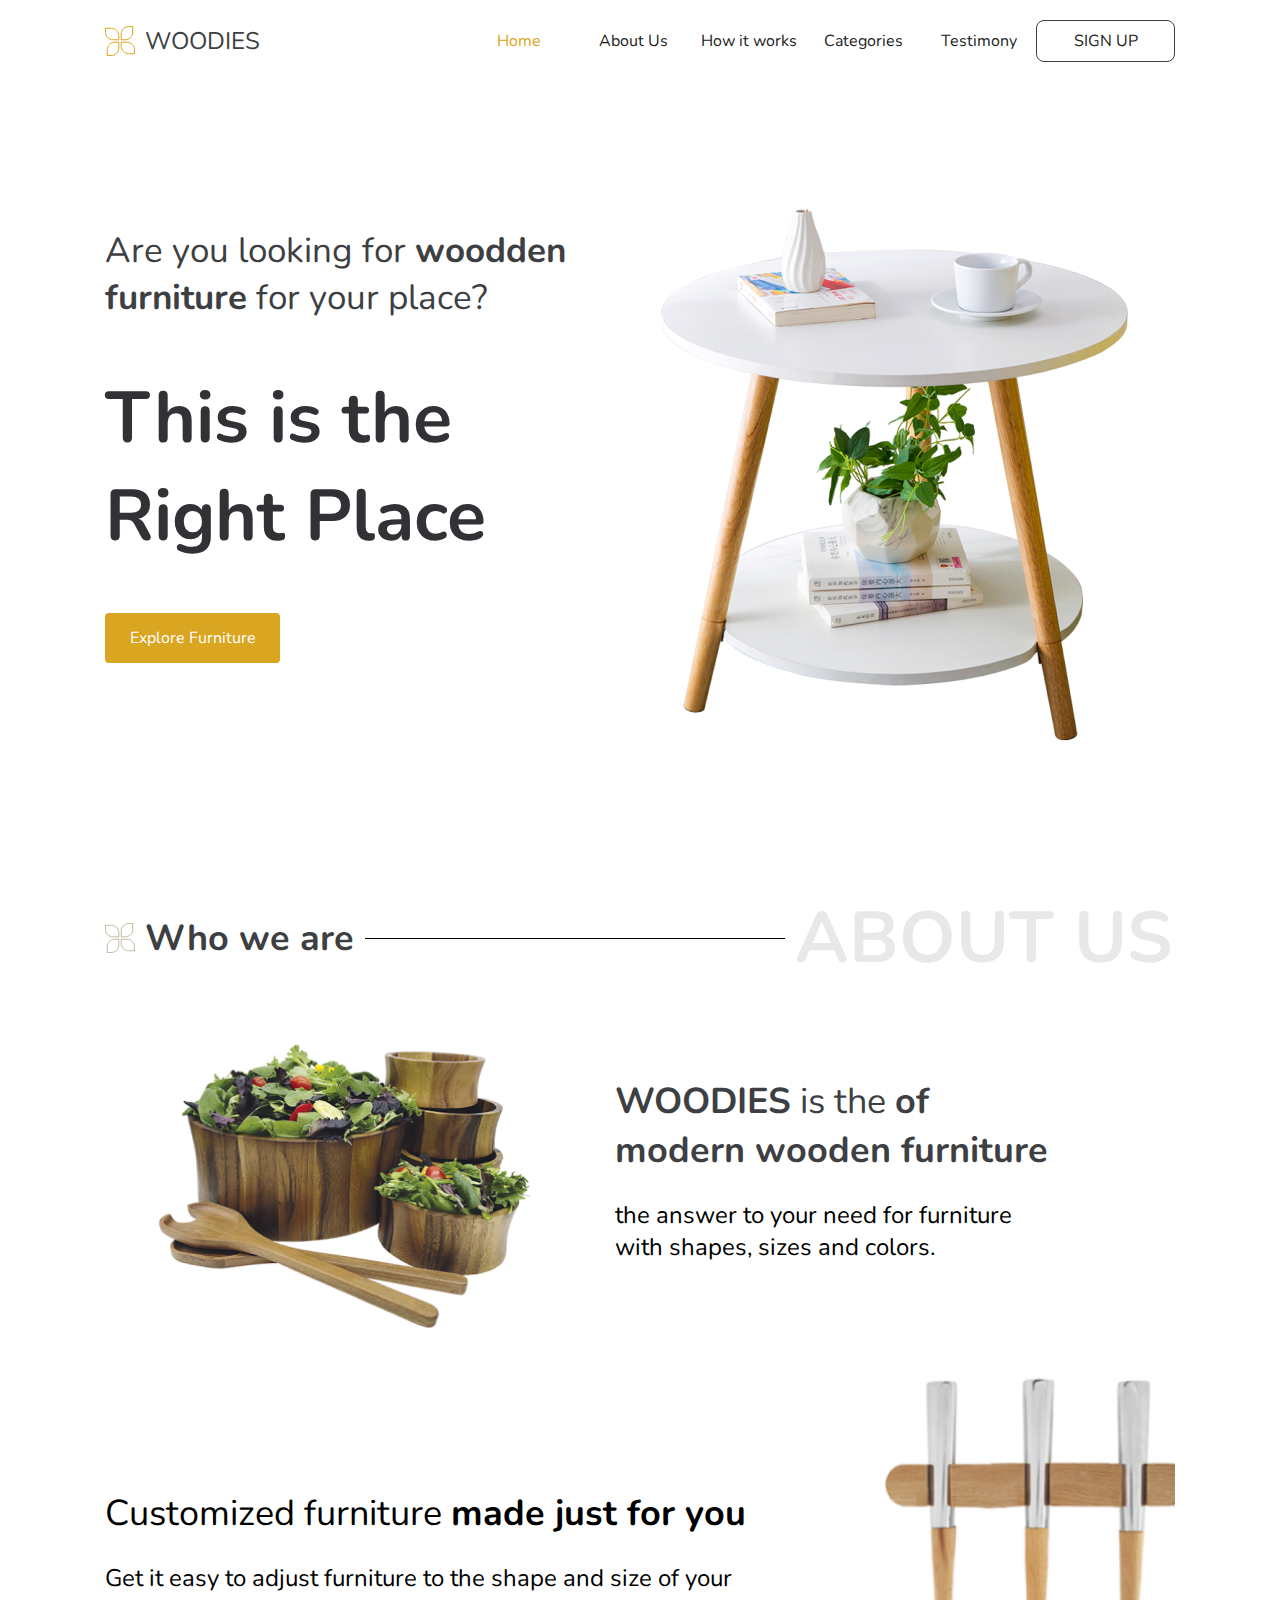
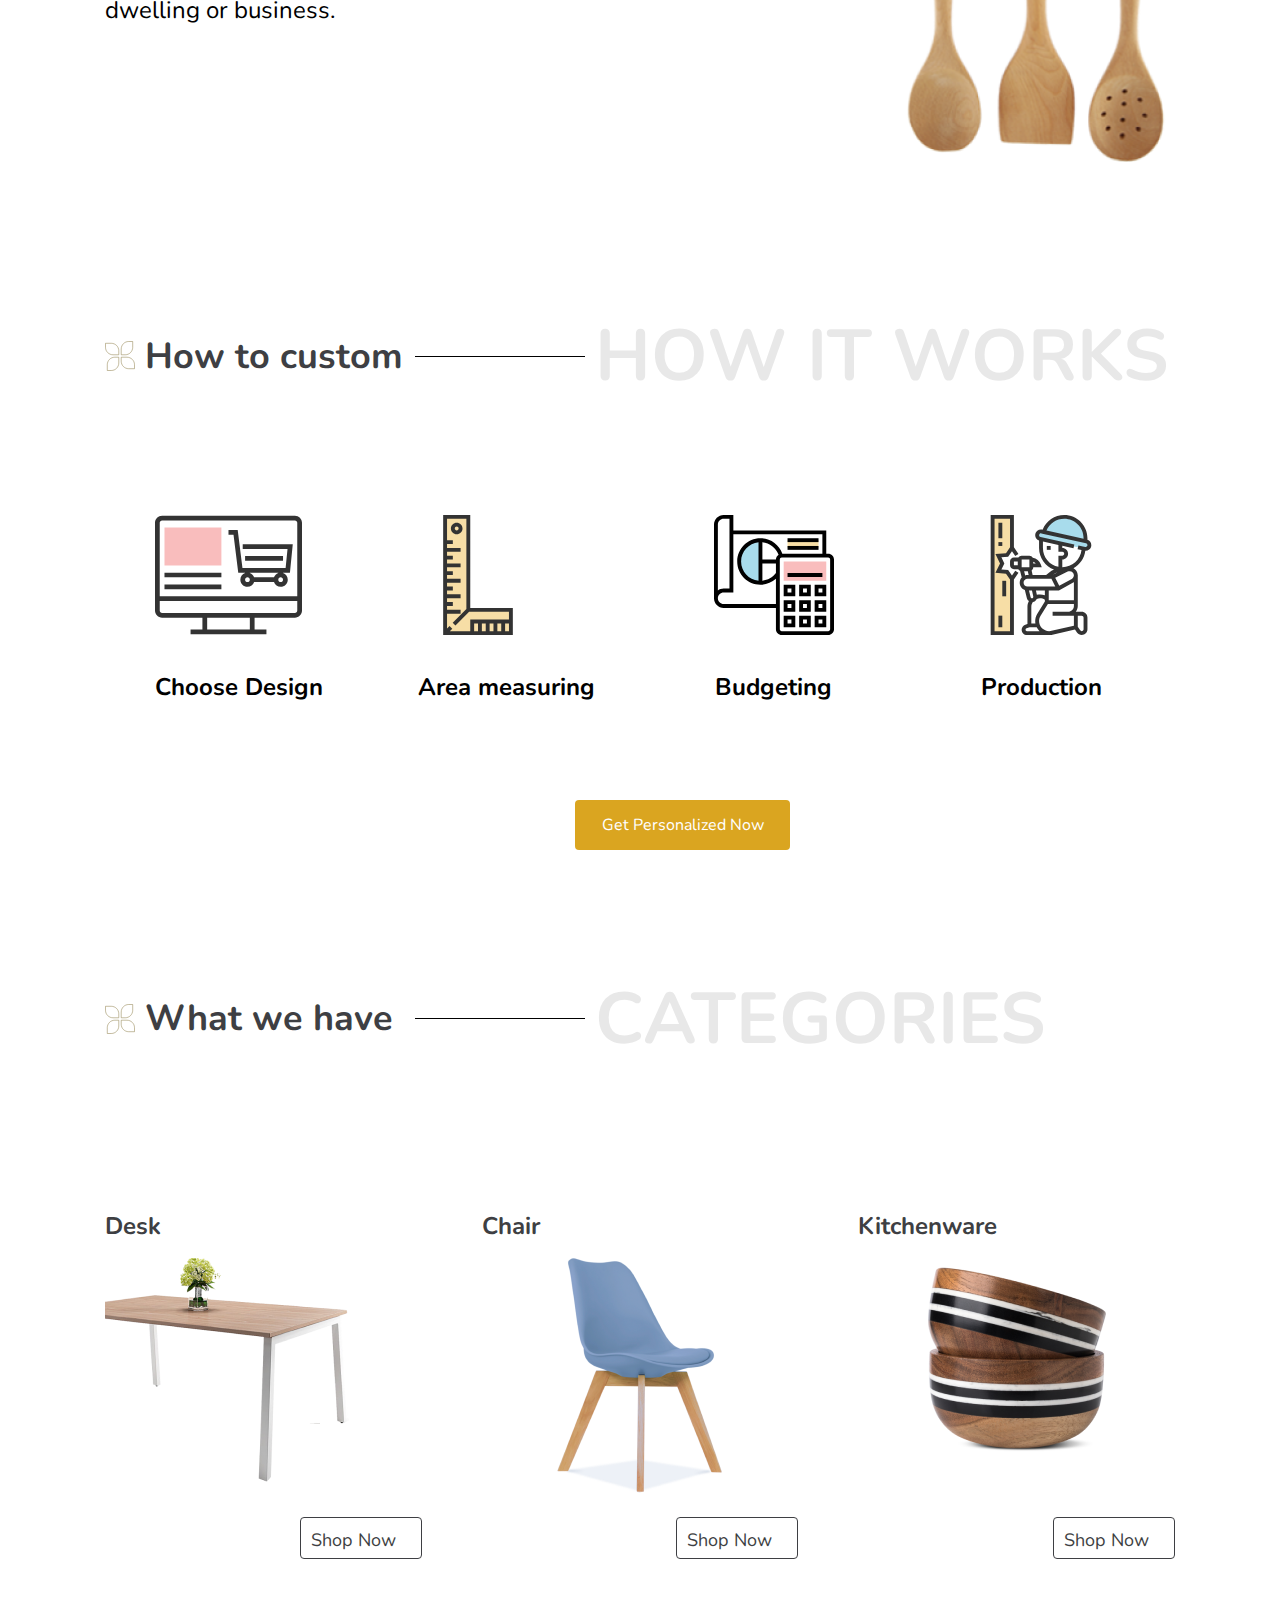
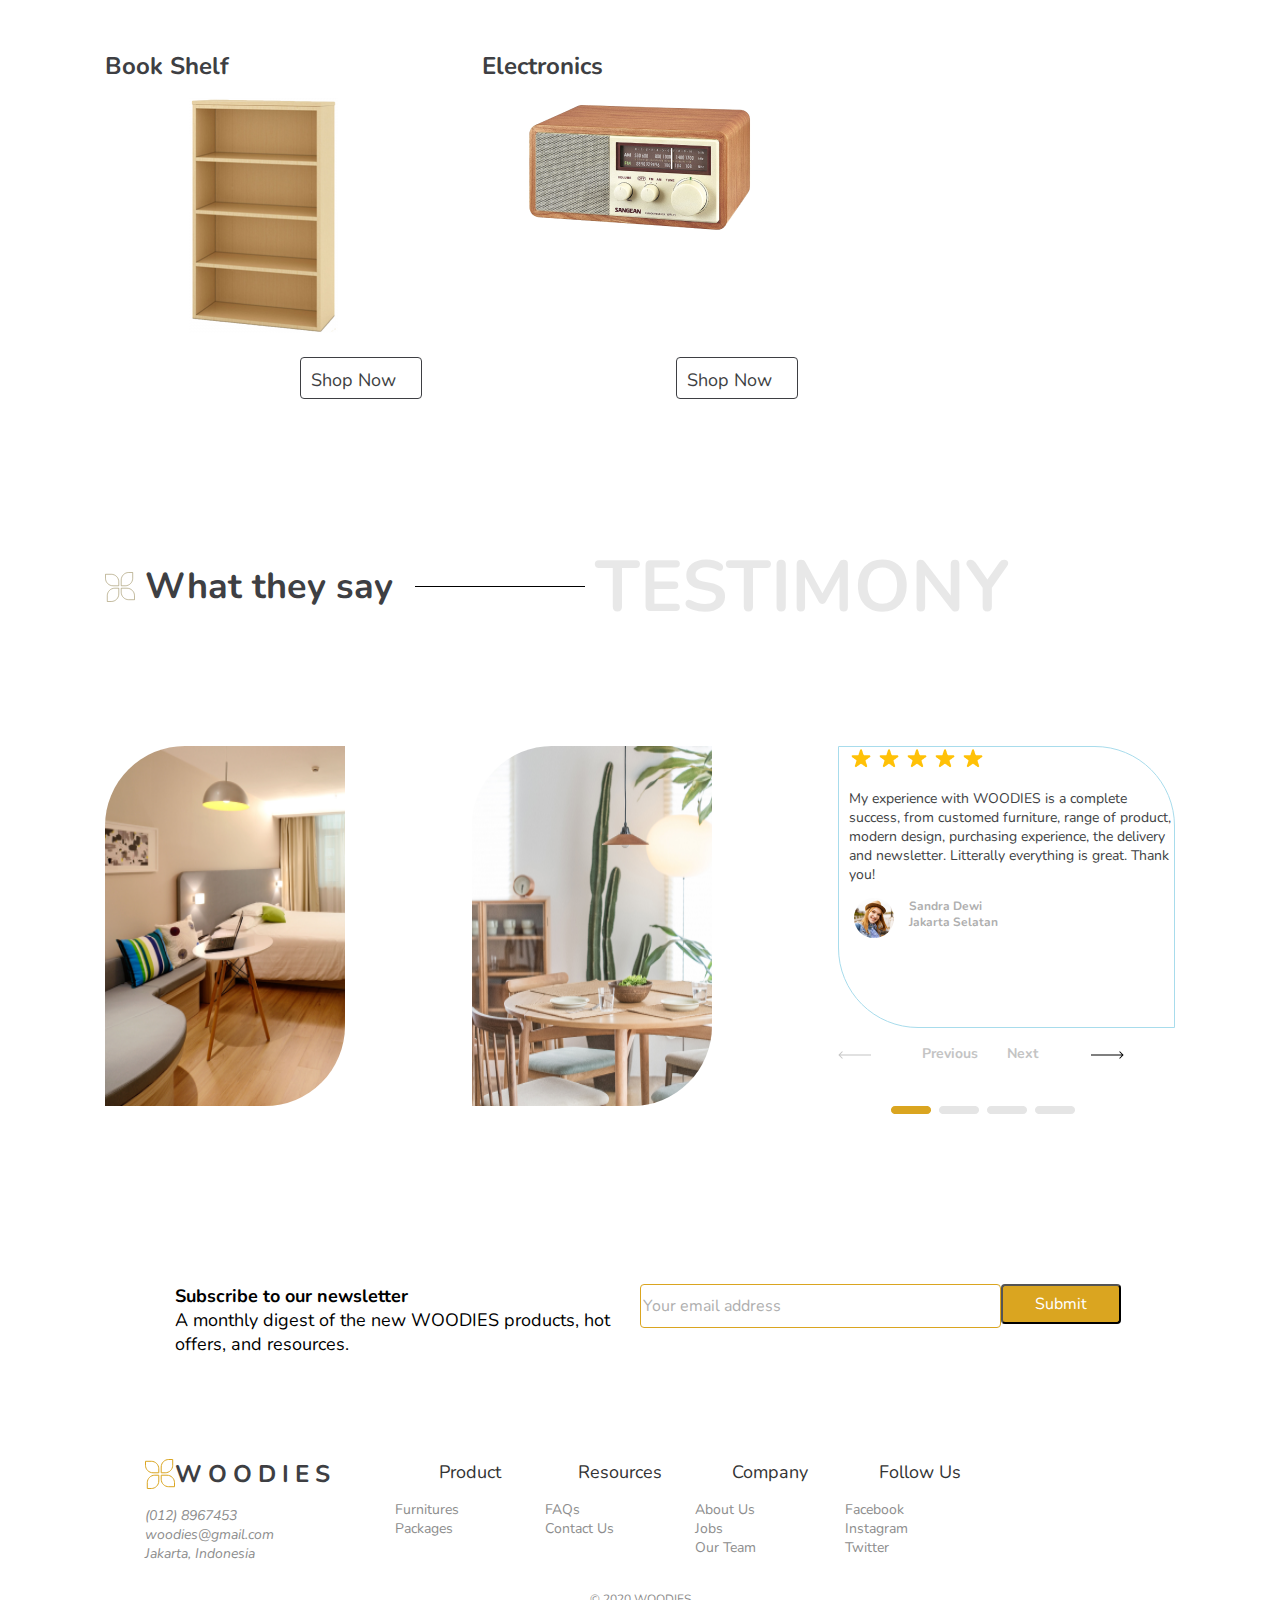
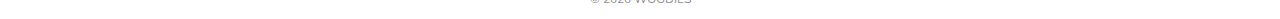
<file: index.html>
<!DOCTYPE html>
<html lang="en">

<head>
    <meta charset="UTF-8">
    <meta http-equiv="X-UA-Compatible" content="IE=edge">
    <meta name="viewport" content="width=device-width, initial-scale=1.0">
    <title>Document</title>
    <link rel="preconnect" href="https://fonts.googleapis.com">
    <link rel="preconnect" href="https://fonts.gstatic.com" crossorigin>
    <link href="https://fonts.googleapis.com/css2?family=Nunito:ital,wght@0,400;0,700;0,800;1,600&display=swap"
        rel="stylesheet">
    <link rel="stylesheet" href="assets/css/styles.css">
</head>

<body>
    <header>
        <figure>
            <img src="assets/img/flower.svg" alt="">
            <figcaption>WOODIES</figcaption>
        </figure>
        <nav>
            <a href="#" class="active">Home</a>
            <a href="#">About Us</a>
            <a href="#">How it works</a>
            <a href="#">Categories</a>
            <a href="#">Testimony</a>
            <a href="#" class="button">Sign Up</a>
        </nav>
    </header>
    <section id="main">
        <div>
            <p>Are you looking for <strong>woodden furniture</strong> for your place?</p>
            <h1>This is the Right Place</h1>
            <a href="#" class="button">Explore Furniture</a>
        </div>
        <img src="assets/img/table.png" alt="">
    </section>
    <section id="about">
        <header>
            <figure>
                <img src="assets/img/Group 28.svg" alt="">
                <figcaption><strong>Who we are</strong> </figcaption>
            </figure>
            <div class="line"></div>
            <h2>About us</h2>
        </header>
        <article class="woodies">
            <img src="assets/img/Kalmar-Home-7-pc-Acacia-Wood-Salad-Bowl-Set 1 (2).png" alt="">
            <div>
                <header><strong>WOODIES</strong> is the <strong>of modern wooden furniture</strong> </header>
                <p>the answer to your need for furniture with shapes, sizes and colors. </p>
            </div>
        </article>
        <article class="made">
            <div>
                <header>Customized furniture <strong>made just for you</strong> </header>
                <p>Get it easy to adjust furniture to the shape and size of your dwelling or business. </p>
            </div>
            <img src="assets/img/Script-Online-Ado-Beech-Steel-Spoon-Set-Of-3-52151704SD00001-PDP-Gallery-D-01 1 (2).png"
                alt="">
        </article>
    </section>
    <section id="how">
        <header>
            <figure>
                <img src="assets/img/Group 28.svg" alt="">
                <figcaption><strong>How to custom</strong></figcaption>
            </figure>
            <div class="line"></div>
            <h2>HOW IT WORKS</h2>
        </header>
        <div>
            <article class="design">
                <img src="assets/img/Group (1).svg">
                <h4>Choose Design</h4>
            </article>
            <article class="area">
                <img src="assets/img/ruler 1.svg">
                <h4>Area measuring</h4>
            </article>
            <article class="Budgeting">
                <img src="assets/img/cost 1.svg">
                <h4>Budgeting</h4>
            </article>
            <article class="production">
                <img src="assets/img/carpenter 1.svg">
                <h4>Production</h4>
            </article>
        </div>
        <a href="#" class="button">Get Personalized Now</a>
    </section>
    <section id="categories">
        <header>
            <figure>
                <img src="assets/img/Group 28.svg" alt="">
                <figcaption><strong>What we have</strong></figcaption>
            </figure>
            <div class="line"></div>
            <h2>CATEGORIES</h2>
        </header>
        <div>
            <article>
                <h4>Desk</h4>
                <img class="M"
                    src="assets/img/Konfest-PNG-JPG-Image-Pic-Photo-Free-Download-Royalty-Unlimited-clip-art-sticker-tables-moveable-furniture-furnishing-fixtures-appliance-top-view-48 1.png">
                <a href="#">Shop Now</a>
            </article>
            <article>
                <h4>Chair</h4>
                <img
                    src="assets/img/soft-pad-dining-chair-with-solid-oak-crossed-wood-legs-cool-grey-p1561-26034_zoom 1.png">
                <a href="#">Shop Now</a>
            </article>
            <article>
                <h4>Kitchenware</h4>
                <img src="assets/img/fd2d95252c7fbc851e6dc7463e6b3284 1.png">
                <a href="#">Shop Now</a>
            </article>
            <article>
                <h4>Book Shelf</h4>
                <img src="assets/img/kissclipart-shelf-bookcase-png-clipart-bookshelf-bookcase-bcab65430cdd522a 1.png">
                <a href="#">Shop Now</a>
            </article>
            <article>
                <h4>Electronics</h4>
                <img src="assets/img/Vintage-Radio-PNG-Image 1.png">
                <a href="#">Shop Now</a>
            </article>
        </div>
    </section>
    <section id="testimony">
        <header>
            <figure>
                <img src="assets/img/Group 28.svg" alt="">
                <figcaption><strong>What they say</strong></figcaption>
            </figure>
            <div class="line"></div>
            <h2>TESTIMONY</h2>
        </header>
        <div class="content">
            <img class="img" src="assets/img/viber_image_2021-11-04_19-42-14-142.png">
            <img class="img" src="assets/img/breakfast-contemporary-daylight-154161 1.png">
            <div class="group">
                <div class="group1">
                    <img class="star" src="assets/img/Group 55.png">
                    <p>
                        My experience with WOODIES is a complete success, from customed furniture, range of product,
                        modern design, purchasing experience, the delivery and newsletter. Litterally everything is
                        great. Thank you!
                    </p>
                    <div>
                        <img src="assets/img/woman-taking-selfie-while-smiling-1310522 1.png">
                        <h5>Sandra Dewi <br> Jakarta Selatan</h5>
                    </div>
                </div>
                <div class="group2">
                    <a href="#"><img src="assets/img/Arrow 2.png"></a>
                    <h4>Previous</h4>
                    <h4 class=".active">Next</h4>
                    <a href="#"><img src="assets/img/Arrow 1.png"></a>
                </div>
            </div>
        </div>
        <div class="L">
            <img src="assets/img/Frame 8.png" alt="">
        </div>
    </section>
    <footer>
        <div class="form">
            <div>
                <strong>Subscribe to our newsletter</strong> <br>
                A monthly digest of the new WOODIES products, hot offers, and resources.
            </div>
            <form>
                <input class="email" type="email" value="Your email address">
                <input class="submit" type="submit" value="Submit">
            </form>
        </div>
        <div class="menu-f">
            <ul class="menu">
                <li>
                    <figure>
                        <img src="assets/img/flower.svg" alt="">
                        <figcaption>WOODIES</figcaption>
                    </figure>
                    <address>
                        (012) 8967453<br>
                        woodies@gmail.com<br>
                        Jakarta, Indonesia
                    </address>
                </li>
                <li>
                    <p class="list">Product</p>
                    <ul>
                        <li><a href="#">Furnitures</a> </li>
                        <li> <a href="#">Packages</a> </li>
                        <li> <a href="Services"></a> </li>
                    </ul>
                </li>
                <li>
                    <p class="list">Resources</p>
                    <ul>
                        <li> <a href="Blog"></a> </li>
                        <li> <a href="#">FAQs</a> </li>
                        <li> <a href="">Contact Us</a> </li>
                    </ul>
                </li>
                <li>
                    <p class="list"> Company</p>
                    <ul>
                        <li> <a href="#"> About Us</a></li>
                        <li> <a href="#">Jobs</a> </li>
                        <li> <a href="#">Our Team</a> </li>
                    </ul>
                </li>
                <li>
                    <p class="list">Follow Us</p>
                    <ul>
                        <li> <a href="#">Facebook</a> </li>
                        <li> <a href="#">Instagram</a> </li>
                        <li> <a href="#">Twitter</a> </li>
                    </ul>
                </li>
            </ul>
        </div>
        <p>© 2020 WOODIES</p>
    </footer>
</body>

</html>
</file>
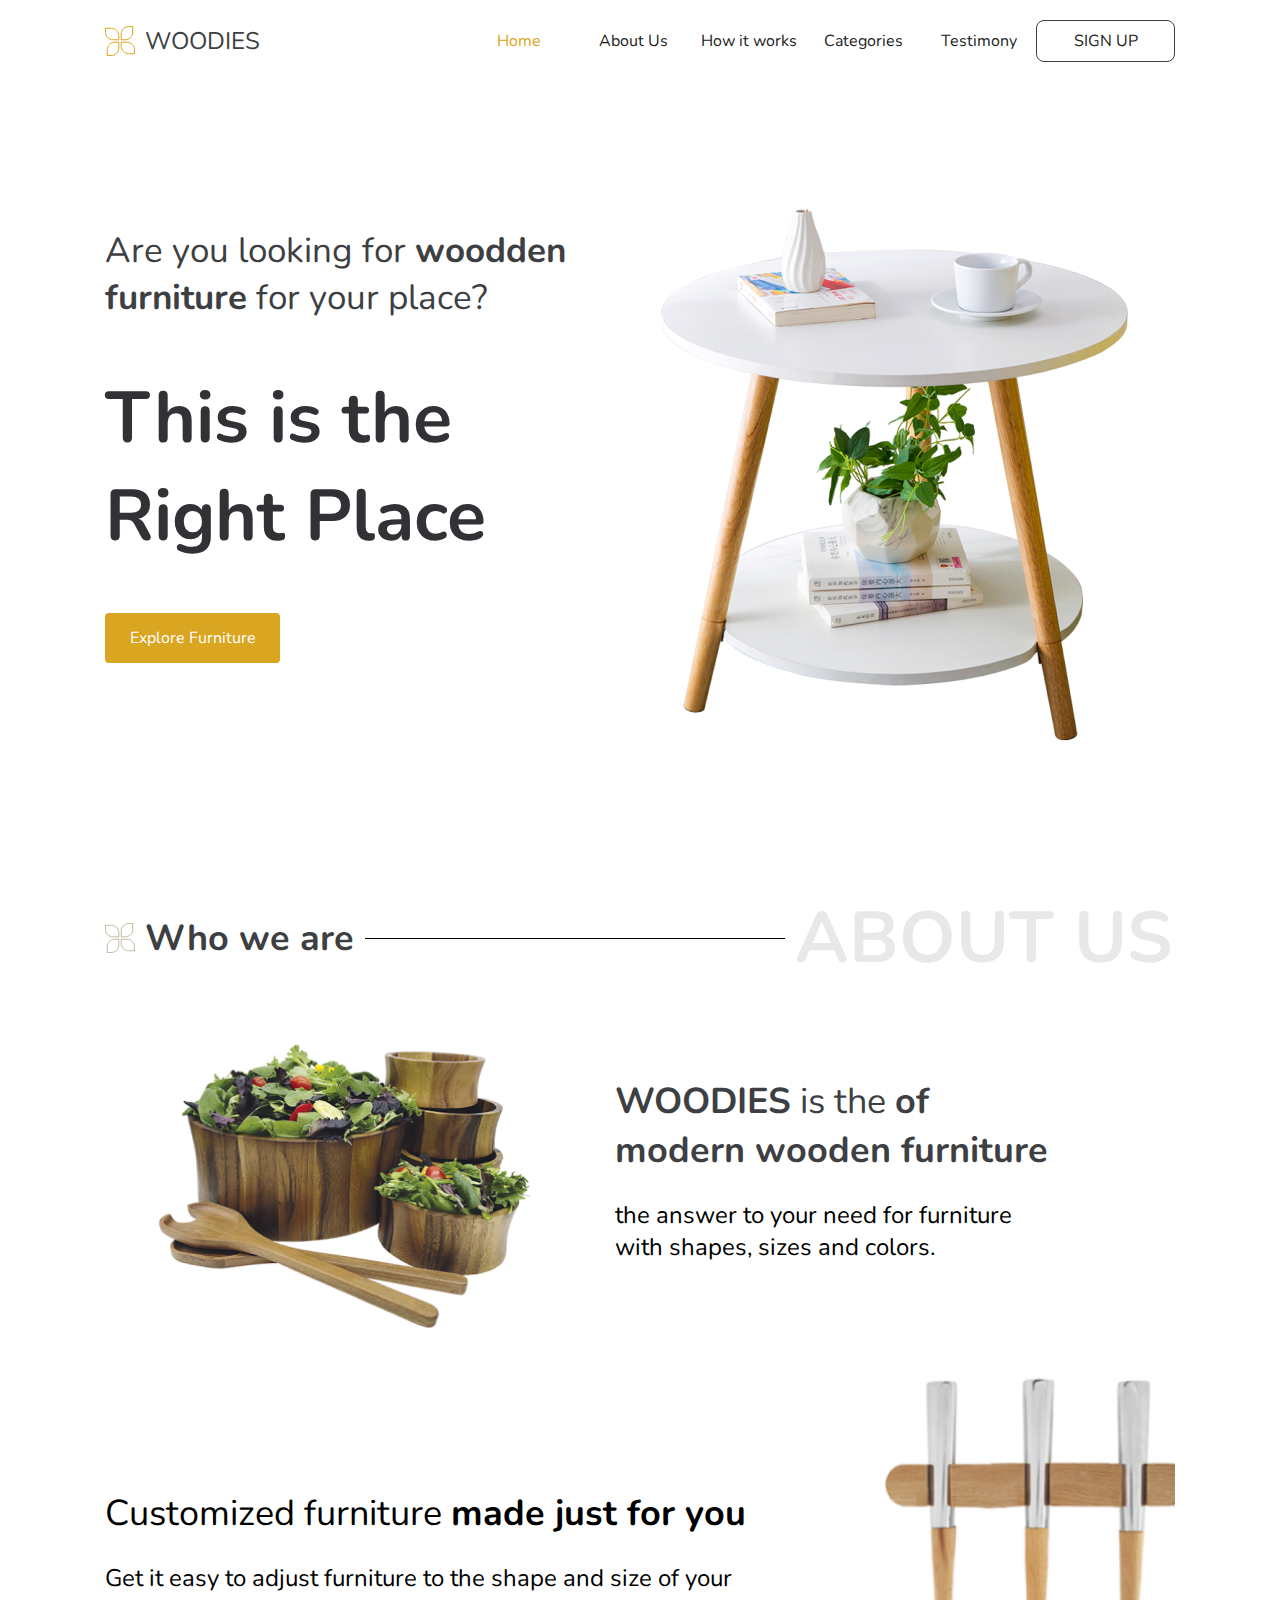
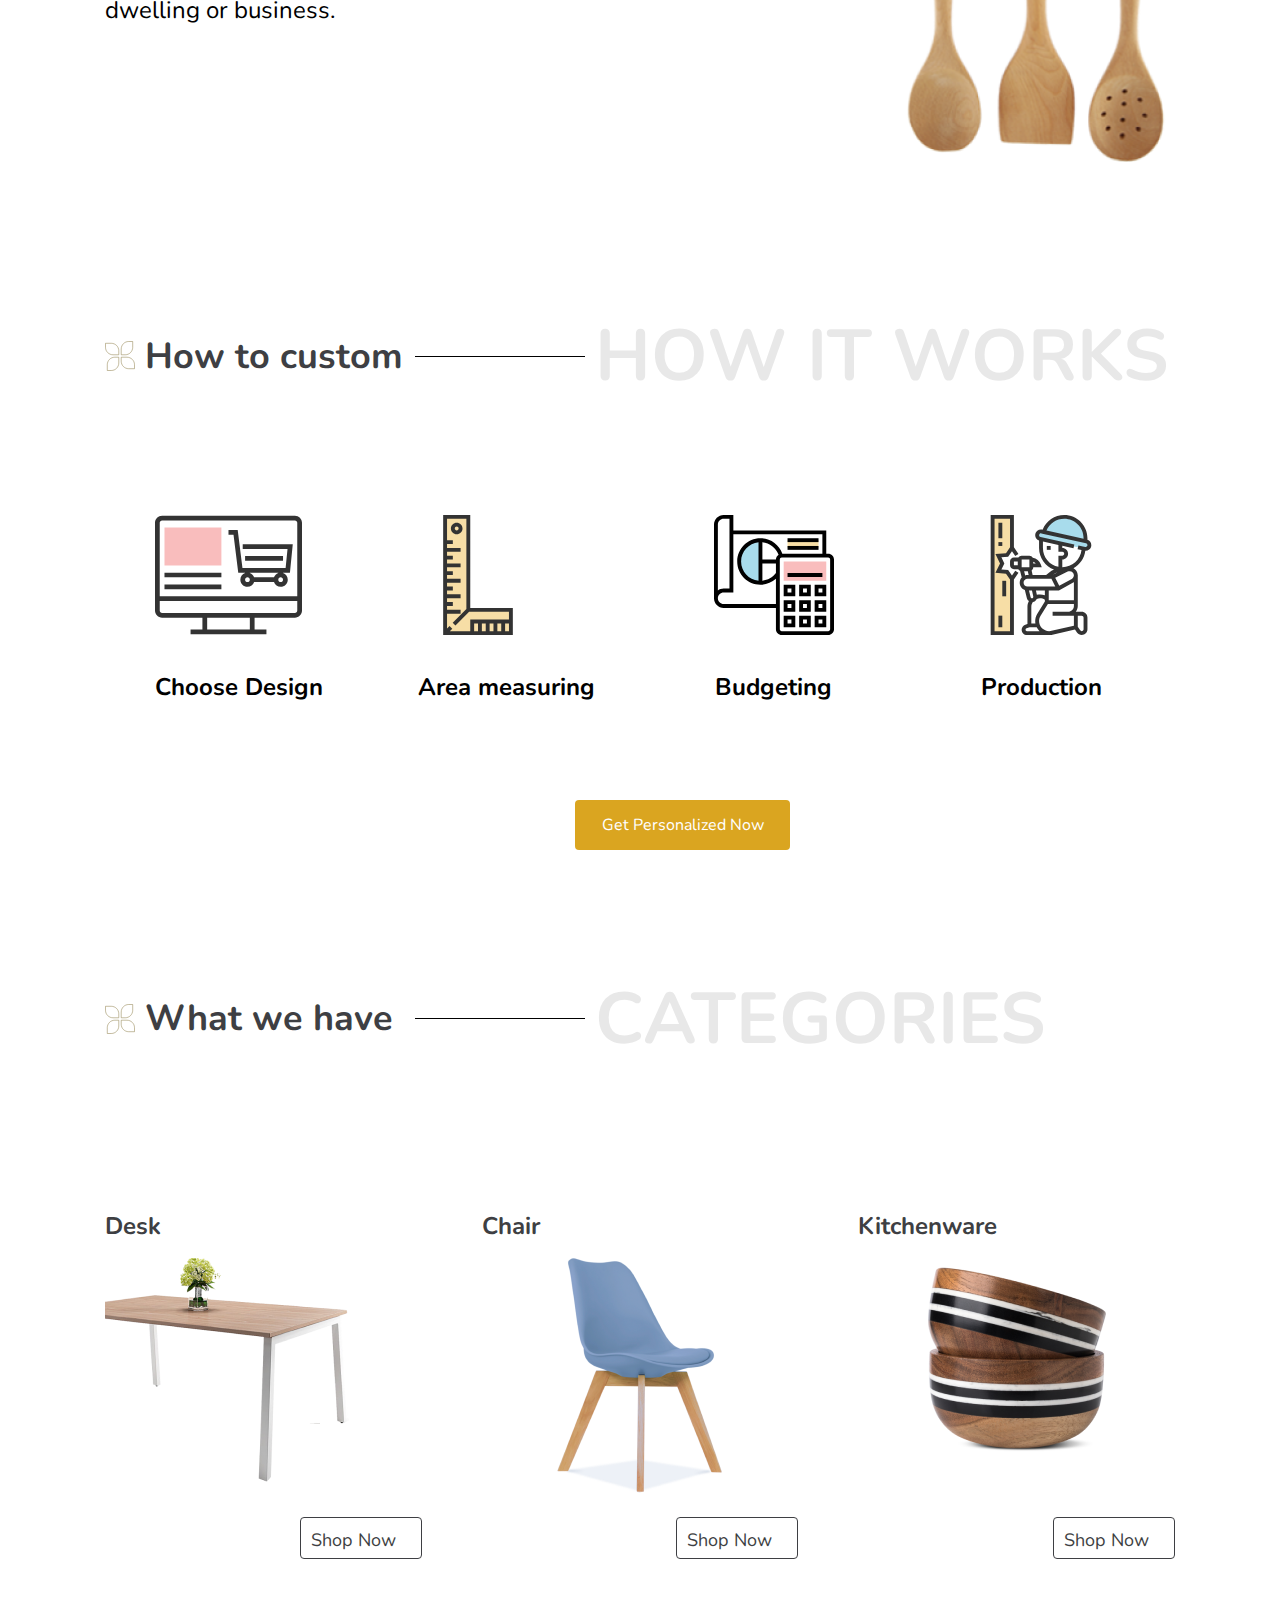
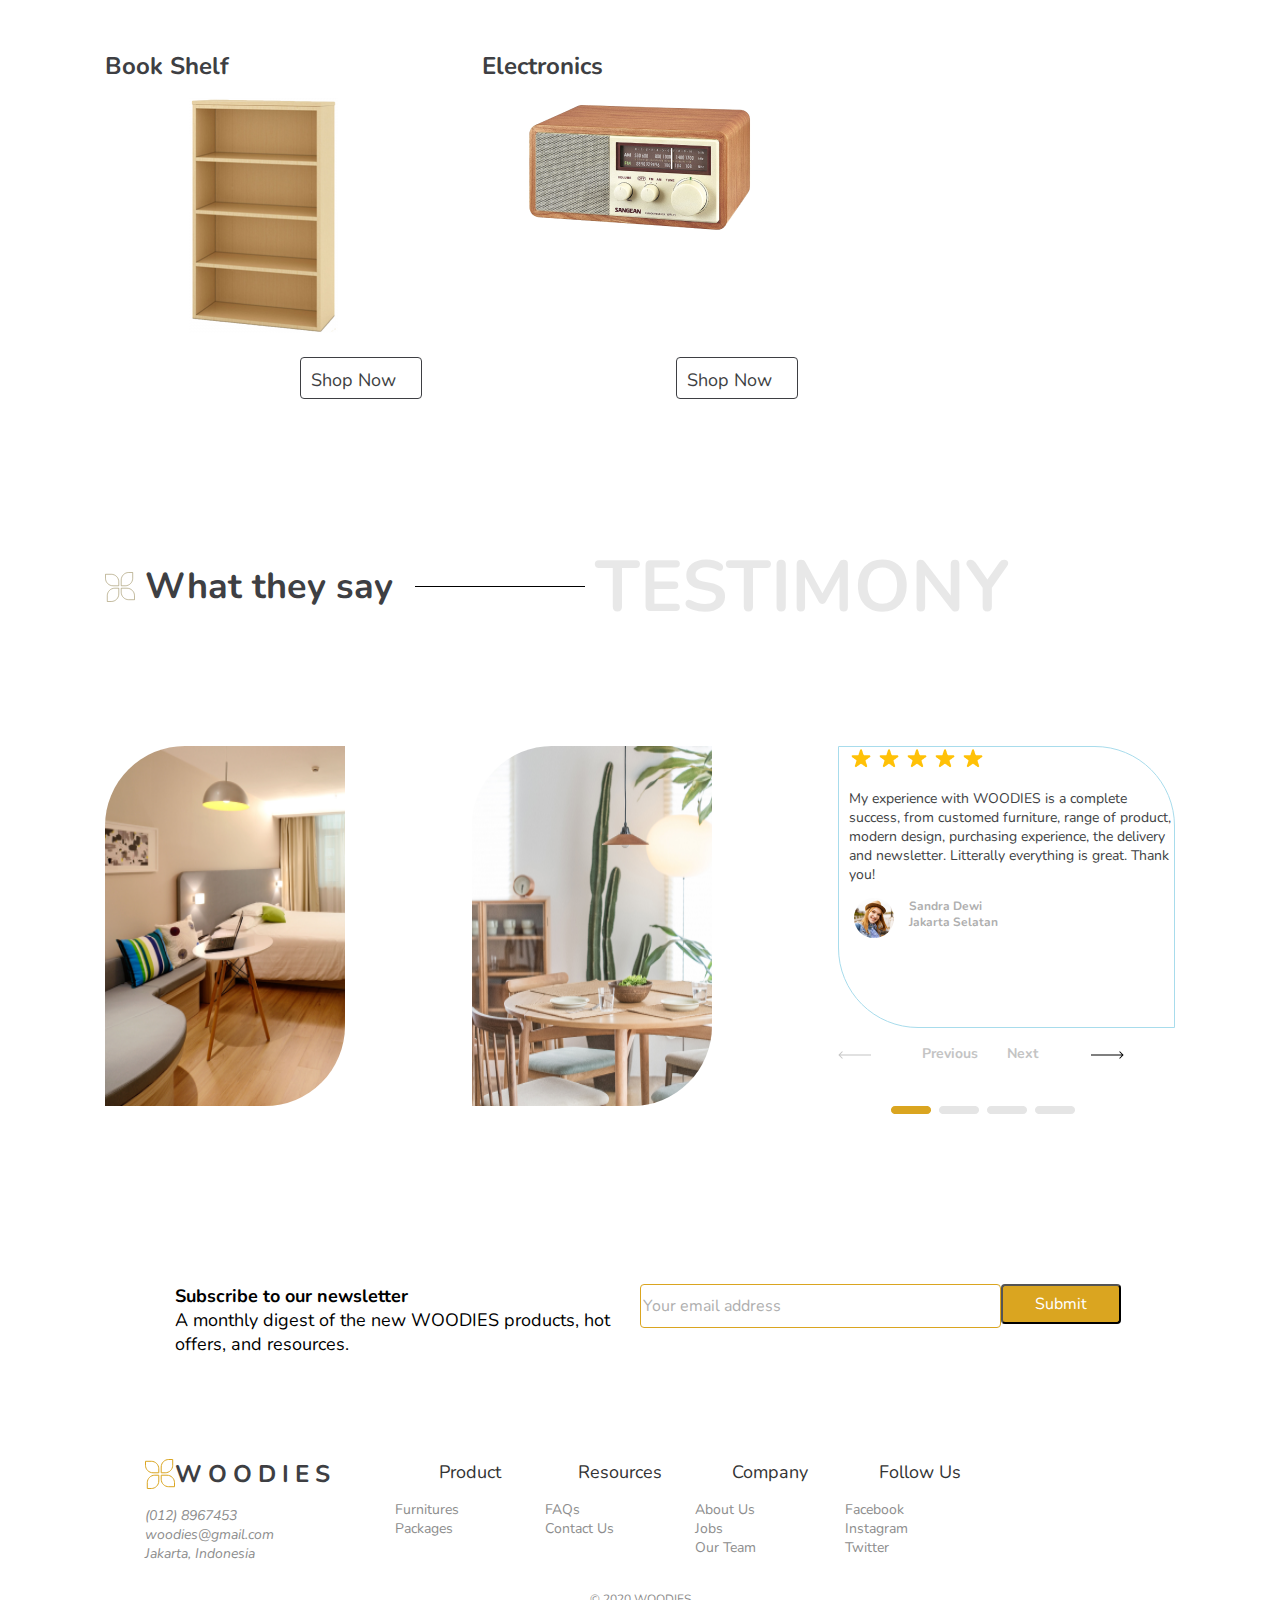
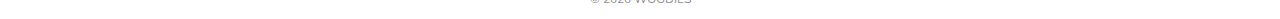
<file: public/index.html>
<!DOCTYPE html>
<html lang="en">

<head>
  <meta charset="UTF-8">
  <meta http-equiv="X-UA-Compatible" content="IE=edge">
  <meta name="viewport" content="width=device-width, initial-scale=1.0">
  <title>Document</title>
  <link rel="preconnect" href="https://fonts.googleapis.com">
  <link rel="preconnect" href="https://fonts.gstatic.com" crossorigin>
  <link href="https://fonts.googleapis.com/css2?family=Nunito:ital,wght@0,400;0,700;0,800;1,600&display=swap"
    rel="stylesheet">
  <link rel="stylesheet" href="assets/css/styles.css">
</head>

<body>
  <header>
    <figure>
      <img src="assets/img/flower.svg" alt="">
      <figcaption>WOODIES</figcaption>
    </figure>
    <nav>
      <a href="#" class="active">Home</a>
      <a href="#">About Us</a>
      <a href="#">How it works</a>
      <a href="#">Categories</a>
      <a href="#">Testimony</a>
      <a href="#" class="button">Sign Up</a>
    </nav>
  </header>
  <section id="main">
    <div>
      <p>Are you looking for <strong>woodden furniture</strong> for your place?</p>
      <h1>This is the Right Place</h1>
      <a href="#" class="button">Explore Furniture</a>
    </div>
    <img src="assets/img/table.png" alt="">
  </section>
  <section id="about">
    <header>
      <figure>
        <img src="assets/img/Group 28.svg" alt="">
        <figcaption><strong>Who we are</strong> </figcaption>
      </figure>
      <div class="line"></div>
      <h2>About us</h2>
    </header>
    <article class="woodies">
      <img src="assets/img/Kalmar-Home-7-pc-Acacia-Wood-Salad-Bowl-Set 1 (2).png" alt="">
      <div>
        <header><strong>WOODIES</strong> is the <strong>of modern wooden furniture</strong> </header>
        <p>the answer to your need for furniture with shapes, sizes and colors. </p>
      </div>
    </article>
    <article class="made">
      <div>
        <header>Customized furniture <strong>made just for you</strong> </header>
        <p>Get it easy to adjust furniture to the shape and size of your dwelling or business. </p>
      </div>
      <img src="assets/img/Script-Online-Ado-Beech-Steel-Spoon-Set-Of-3-52151704SD00001-PDP-Gallery-D-01 1 (2).png"
        alt="">
    </article>
  </section>
  <section id="how">
    <header>
      <figure>
        <img src="assets/img/Group 28.svg" alt="">
        <figcaption><strong>How to custom</strong></figcaption>
      </figure>
      <div class="line"></div>
      <h2>HOW IT WORKS</h2>
    </header>
    <div>
      <article class="design">
        <img src="assets/img/Group (1).svg">
        <h4>Choose Design</h4>
      </article>
      <article class="area">
        <img src="assets/img/ruler 1.svg">
        <h4>Area measuring</h4>
      </article>
      <article class="Budgeting">
        <img src="assets/img/cost 1.svg">
        <h4>Budgeting</h4>
      </article>
      <article class="production">
        <img src="assets/img/carpenter 1.svg">
        <h4>Production</h4>
      </article>
    </div>
    <a href="#" class="button">Get Personalized Now</a>
  </section>
  <section id="categories">
    <header>
      <figure>
        <img src="assets/img/Group 28.svg" alt="">
        <figcaption><strong>What we have</strong></figcaption>
      </figure>
      <div class="line"></div>
      <h2>CATEGORIES</h2>
    </header>
    <div>
      <article>
        <h4>Desk</h4>
        <img class="M"
          src="assets/img/Konfest-PNG-JPG-Image-Pic-Photo-Free-Download-Royalty-Unlimited-clip-art-sticker-tables-moveable-furniture-furnishing-fixtures-appliance-top-view-48 1.png">
        <a href="#">Shop Now</a>
      </article>
      <article>
        <h4>Chair</h4>
        <img src="assets/img/soft-pad-dining-chair-with-solid-oak-crossed-wood-legs-cool-grey-p1561-26034_zoom 1.png">
        <a href="#">Shop Now</a>
      </article>
      <article>
        <h4>Kitchenware</h4>
        <img src="assets/img/fd2d95252c7fbc851e6dc7463e6b3284 1.png">
        <a href="#">Shop Now</a>
      </article>
      <article>
        <h4>Book Shelf</h4>
        <img src="assets/img/kissclipart-shelf-bookcase-png-clipart-bookshelf-bookcase-bcab65430cdd522a 1.png">
        <a href="#">Shop Now</a>
      </article>
      <article>
        <h4>Electronics</h4>
        <img src="assets/img/Vintage-Radio-PNG-Image 1.png">
        <a href="#">Shop Now</a>
      </article>
    </div>
  </section>
  <section id="testimony">
    <header>
      <figure>
        <img src="assets/img/Group 28.svg" alt="">
        <figcaption><strong>What they say</strong></figcaption>
      </figure>
      <div class="line"></div>
      <h2>TESTIMONY</h2>
    </header>
    <div class="content">
      <img class="img" src="assets/img/viber_image_2021-11-04_19-42-14-142.png">
      <img class="img" src="assets/img/breakfast-contemporary-daylight-154161 1.png">
      <div class="group">
        <div class="group1">
          <img class="star" src="assets/img/Group 55.png">
          <p>
            My experience with WOODIES is a complete success, from customed furniture, range of product,
            modern design, purchasing experience, the delivery and newsletter. Litterally everything is
            great. Thank you!
          </p>
          <div>
            <img src="assets/img/woman-taking-selfie-while-smiling-1310522 1.png">
            <h5>Sandra Dewi <br> Jakarta Selatan</h5>
          </div>
        </div>
        <div class="group2">
          <a href="#"><img src="assets/img/Arrow 2.png"></a>
          <h4>Previous</h4>
          <h4 class=".active">Next</h4>
          <a href="#"><img src="assets/img/Arrow 1.png"></a>
        </div>
      </div>
    </div>
    <div class="L">
      <img src="assets/img/Frame 8.png" alt="">
    </div>
  </section>
  <footer>
    <div class="form">
      <div>
        <strong>Subscribe to our newsletter</strong> <br>
        A monthly digest of the new WOODIES products, hot offers, and resources.
      </div>
      <form>
        <input class="email" type="email" value="Your email address">
        <input class="submit" type="submit" value="Submit">
      </form>
    </div>
    <div class="menu-f">
      <ul class="menu">
        <li>
          <figure>
            <img src="assets/img/flower.svg" alt="">
            <figcaption>WOODIES</figcaption>
          </figure>
          <address>
            (012) 8967453<br>
            woodies@gmail.com<br>
            Jakarta, Indonesia
          </address>
        </li>
        <li>
          <p class="list">Product</p>
          <ul>
            <li><a href="#">Furnitures</a> </li>
            <li> <a href="#">Packages</a> </li>
            <li> <a href="Services"></a> </li>
          </ul>
        </li>
        <li>
          <p class="list">Resources</p>
          <ul>
            <li> <a href="Blog"></a> </li>
            <li> <a href="#">FAQs</a> </li>
            <li> <a href="">Contact Us</a> </li>
          </ul>
        </li>
        <li>
          <p class="list"> Company</p>
          <ul>
            <li> <a href="#"> About Us</a></li>
            <li> <a href="#">Jobs</a> </li>
            <li> <a href="#">Our Team</a> </li>
          </ul>
        </li>
        <li>
          <p class="list">Follow Us</p>
          <ul>
            <li> <a href="#">Facebook</a> </li>
            <li> <a href="#">Instagram</a> </li>
            <li> <a href="#">Twitter</a> </li>
          </ul>
        </li>
      </ul>
    </div>
    <p>© 2020 WOODIES</p>
  </footer>
</body>

</html>
</file>
<file: assets/css/styles.css>
body{
    width: 1070px;
    margin: 0 auto;
}

header{
    display: grid;
    grid-template-columns: 1fr 2fr;
    margin-top: 20px;
    margin-bottom: 130px;
}

header figure{
    display: grid;
    grid-template-columns: 30px auto;
    align-items: center;
    margin: 0;
}

header figure figcaption{
    font-family: Nunito;
    margin-left: 10px;
    font-size: 24px;
    color: #3E3F43;
}

header nav{
    display: grid;
    grid-template-columns: repeat(6, 1fr);
    text-align: center;
    align-items: center;
}

header nav a{
    font-family: Nunito;
    font-size: 16px;
    color: #222222;
    text-decoration: none;
}

header nav a.active{
    color: #DAA520;
}

header nav a.button{
    border: 1px solid #3E3F43;
    border-radius: 8px;
    width: 137px;
    height: 40px;
    display: grid;
    align-items: center;
    text-transform: uppercase;
}

section#main{
    display: grid;
    grid-template-columns: repeat(2, 1fr);
}

section#main div p{
    font-family: Nunito;
    font-size: 35px;
    color: #3E3F43;
}

section#main div h1{
    font-family: Nunito;
    font-size: 72px;
    color: #313235;
}

section#main div a.button{
    border: none;
    background-color: #DAA520;
    border-radius: 4px;
    width: 175px;
    height: 50px;
    display: grid;
    align-items: center;
    text-align: center;
    text-decoration: none;
    color: white;
    font-family: Nunito;
}

section#about header{
    display: grid;
    grid-template-columns: 250px auto 380px;
    align-items: center;
    gap: 10px;
    height: auto;
    margin-top: 120px;
    margin-bottom: 40px;
}

section#about header figure figcaption,
section#how header figure figcaption,
section#categories header figure figcaption,
section#testimony header figure figcaption{
    font-family: Nunito;
    font-size: 36px;
    color: #3E3F43;
}

section#about header h2,
section#how header h2,
section#categories header h2,
section#testimony header h2{
    font-family: Nunito;
    font-size: 72px;
    color: rgba(34, 34, 34, 0.1);
    text-transform: uppercase;
    margin: 0;
}

div.line{
    border-bottom: 1px solid black;
}

section#about article.woodies{
    display: grid;
    grid-template-columns: 430px 450px;
    column-gap: 80px;
    margin-bottom: 40px;
}

section#about article.woodies img{
    justify-self: end;
    width: 390px;
    height: 310px;
}

section#about article.woodies div{
    place-self: center;
}

section#about article.woodies div header{
    display: block;
    font-family: Nunito;
    font-size: 36px;
    margin: 0px;
    color: #3E3F43;
}

section#about article.woodies div p{
    font-family: Nunito;
    font-size: 24px;
    color: black;
}

section#about article.made{
    display: grid;
    grid-template-columns: auto 290px;
    column-gap: 115px;
    margin-bottom: 40px;
    margin-top: 40px;
    margin-bottom: 145px;
}

section#about article.made div header{
    display: block;
    font-family: Nunito;
    font-size: 36px;
    margin: 0px;
    color: black;
}

section#about div{
    align-self: center;
}

section#about article.made div p{
    font-family: Nunito;
    font-size: 24px;
    color: black;
}

section#about article.made img{
    width: 290px;
    height: 385px;
}

section#how header,
section#categories header,
section#testimony header{
    display: grid;
    grid-template-columns: 300px auto 580px;
    align-items: center;
    gap: 10px;
    height: auto;
    margin-top: 120px;
    margin-bottom: 110px;
}

section#how div{
    display: grid;
    grid-template-columns: repeat(4, 1fr);
    justify-items: center;
}

section#how div article img{
    height: 120px;
}

section#how div article h4{
    font-family: Nunito;
    font-weight: bold;
    font-size: 24px;
    text-align: center;
    color: #000000;
}

section#how a.button{
    border: none;
    background-color: #DAA520;
    border-radius: 4px;
    width: 215px;
    height: 50px;
    display: grid;
    align-items: center;
    text-decoration: none;
    color: white;
    font-family: Nunito;
    font-size: 16px;
    text-align: center;
    margin-left: 470px;
    margin-top: 65px;
}

section#categories div{
    display: grid;
    grid-template-columns: repeat(3, 1fr);
    column-gap: 60px;
    row-gap: 40px;
}

section#categories div article{
    display: grid;
    grid-template-rows: 80px 240px 80px;
}

section#categories div article h4{
    font-family: Nunito;
    font-size: 24px;
    color: #3E3F43;
}

section#categories div article img{
    justify-self: center;
}

section#categories div article img.M{
    justify-self: start;
}

section#categories div article a{
    justify-self: end;
    align-self: center;
    border: 1px solid #3E3F43;
    border-radius: 4px;
    width: 100px;
    height: 20px;
    font-family: Nunito;
    font-size: 18px;
    color: #3E3F43;
    text-decoration: none;
    padding: 10px;
}

section#testimony div.content{
    display: grid;
    grid-template-columns: repeat(3, 1fr);
    column-gap: 30px;
}

section#testimony div.content img.img{
    border-top-left-radius: 80px;
    border-bottom-right-radius: 80px;
    width: 240px;
    height: 360px;
}

section#testimony div.content div.group{
    display: grid;
    grid-template-rows: 280px 45px;
}

section#testimony div.content div.group div.group1{
    border: 1px solid #A8DCEC;
    border-top-right-radius: 80px;
    border-bottom-left-radius: 80px;
    height: 280px;
    grid-template-rows: 80px 100px auto,;
    padding-left: 10px;
}

section#testimony div.content div.group div.group1 img.star{
    align-self: end;
}

section#testimony div.content div.group div.group1 p{
    font-family: Nunito;
    font-size: 14px;
    color: #3E3F43;

}

section#testimony div.content div.group div.group1 div{
    display: grid;
    grid-template-columns: 60px auto;
}

section#testimony div.content div.group div.group1 div img{
    border-radius: 50%;
    margin-left: 5px;
}

section#testimony div.content div.group div.group1 div h5{
    font-family: Nunito;
    color: #AFAFAF;
    font-size: 12px;
    margin: 0px;
}

section#testimony div.content div.group div.group2{
    display: grid;
    grid-template-columns: repeat(4, 1fr);
}

section#testimony div.content div.group div.group2 a{
    width: 32px;
    align-self: center;
}

section#testimony div.content div.group div.group2 h4.active{
    font-family: Nunito;
    font-size: 14px;
    color: #3E3F43;
    align-self: end;
}

section#testimony div.content div.group div.group2 h4{
    font-family: Nunito;
    font-size: 14px;
    color: #C4C4C4;
    align-self: end;
}

section#testimony div.L{
    display: grid;
    justify-content: end;
    margin-right: 100px;
}

footer{
    display: grid;
    grid-template-rows: auto;
}

footer div.form{
    display: grid;
    grid-template-columns: 1fr 1fr;
    padding: 70px;
    margin-top: 100px;
}

footer div.form div{
    font-family: Nunito;
    font-size: 18px;
    color: #000000;
}

footer div.form form input.email{
    border: 1px solid #DAA520;
    border-radius: 4px;
    height: 40px;
    width: 355px;
    font-family: Nunito;
    font-size: 16px;
    color: #AFAFAF;
}

footer div.form form input.submit{
    background: #DAA520;
    border-radius: 4px;
    height: 40px;
    width: 120px;
    position: absolute;
    width: 120px;
    height: 40px;
    font-family: Nunito;
    font-size: 16px;
    text-align: center;
    color: #FFFFFF;
}

footer div.menu-f ul.menu{
    display: grid;
    grid-template-columns: 250px 150px 150px 150px 150px;
    list-style-type: none;
}

footer div.menu-f ul.menu li figure{
display: grid;
grid-template-columns: 30px auto;
align-items: center;
margin-left: 0px;
margin-bottom: 16px;
}

footer div.menu-f ul.menu li figure figcaption{
    font-family: Nunito;
    font-weight: bold;
    font-size: 24px;
    letter-spacing: 0.25em;
    color: #3E3F43;
}

footer div.menu-f ul.menu li address{
    font-family: Nunito;
    font-size: 14px;
    color: #8D8D8D;
}

footer div.menu-f ul.menu li p.list{
    font-family: Nunito;
    font-size: 18px;
    color: #333333;
    margin-bottom: 16px;
}

footer div.menu-f ul.menu li ul{
    list-style-type: none;
    padding-left: 0px;
}

footer div.menu-f ul.menu li ul li a{
    text-decoration: none;
    font-family: Nunito;
    font-size: 14px;
    color: #8D8D8D;
}

footer p{
    justify-self: center;
    font-family: Nunito;
    font-size: 12px;
    color: #8D8D8D;
}
</file>
<file: public/assets/css/styles.css>
body{
    width: 1070px;
    margin: 0 auto;
}

header{
    display: grid;
    grid-template-columns: 1fr 2fr;
    margin-top: 20px;
    margin-bottom: 130px;
}

header figure{
    display: grid;
    grid-template-columns: 30px auto;
    align-items: center;
    margin: 0;
}

header figure figcaption{
    font-family: Nunito;
    margin-left: 10px;
    font-size: 24px;
    color: #3E3F43;
}

header nav{
    display: grid;
    grid-template-columns: repeat(6, 1fr);
    text-align: center;
    align-items: center;
}

header nav a{
    font-family: Nunito;
    font-size: 16px;
    color: #222222;
    text-decoration: none;
}

header nav a.active{
    color: #DAA520;
}

header nav a.button{
    border: 1px solid #3E3F43;
    border-radius: 8px;
    width: 137px;
    height: 40px;
    display: grid;
    align-items: center;
    text-transform: uppercase;
}

section#main{
    display: grid;
    grid-template-columns: repeat(2, 1fr);
}

section#main div p{
    font-family: Nunito;
    font-size: 35px;
    color: #3E3F43;
}

section#main div h1{
    font-family: Nunito;
    font-size: 72px;
    color: #313235;
}

section#main div a.button{
    border: none;
    background-color: #DAA520;
    border-radius: 4px;
    width: 175px;
    height: 50px;
    display: grid;
    align-items: center;
    text-align: center;
    text-decoration: none;
    color: white;
    font-family: Nunito;
}

section#about header{
    display: grid;
    grid-template-columns: 250px auto 380px;
    align-items: center;
    gap: 10px;
    height: auto;
    margin-top: 120px;
    margin-bottom: 40px;
}

section#about header figure figcaption,
section#how header figure figcaption,
section#categories header figure figcaption,
section#testimony header figure figcaption{
    font-family: Nunito;
    font-size: 36px;
    color: #3E3F43;
}

section#about header h2,
section#how header h2,
section#categories header h2,
section#testimony header h2{
    font-family: Nunito;
    font-size: 72px;
    color: rgba(34, 34, 34, 0.1);
    text-transform: uppercase;
    margin: 0;
}

div.line{
    border-bottom: 1px solid black;
}

section#about article.woodies{
    display: grid;
    grid-template-columns: 430px 450px;
    column-gap: 80px;
    margin-bottom: 40px;
}

section#about article.woodies img{
    justify-self: end;
    width: 390px;
    height: 310px;
}

section#about article.woodies div{
    place-self: center;
}

section#about article.woodies div header{
    display: block;
    font-family: Nunito;
    font-size: 36px;
    margin: 0px;
    color: #3E3F43;
}

section#about article.woodies div p{
    font-family: Nunito;
    font-size: 24px;
    color: black;
}

section#about article.made{
    display: grid;
    grid-template-columns: auto 290px;
    column-gap: 115px;
    margin-bottom: 40px;
    margin-top: 40px;
    margin-bottom: 145px;
}

section#about article.made div header{
    display: block;
    font-family: Nunito;
    font-size: 36px;
    margin: 0px;
    color: black;
}

section#about div{
    align-self: center;
}

section#about article.made div p{
    font-family: Nunito;
    font-size: 24px;
    color: black;
}

section#about article.made img{
    width: 290px;
    height: 385px;
}

section#how header,
section#categories header,
section#testimony header{
    display: grid;
    grid-template-columns: 300px auto 580px;
    align-items: center;
    gap: 10px;
    height: auto;
    margin-top: 120px;
    margin-bottom: 110px;
}

section#how div{
    display: grid;
    grid-template-columns: repeat(4, 1fr);
    justify-items: center;
}

section#how div article img{
    height: 120px;
}

section#how div article h4{
    font-family: Nunito;
    font-weight: bold;
    font-size: 24px;
    text-align: center;
    color: #000000;
}

section#how a.button{
    border: none;
    background-color: #DAA520;
    border-radius: 4px;
    width: 215px;
    height: 50px;
    display: grid;
    align-items: center;
    text-decoration: none;
    color: white;
    font-family: Nunito;
    font-size: 16px;
    text-align: center;
    margin-left: 470px;
    margin-top: 65px;
}

section#categories div{
    display: grid;
    grid-template-columns: repeat(3, 1fr);
    column-gap: 60px;
    row-gap: 40px;
}

section#categories div article{
    display: grid;
    grid-template-rows: 80px 240px 80px;
}

section#categories div article h4{
    font-family: Nunito;
    font-size: 24px;
    color: #3E3F43;
}

section#categories div article img{
    justify-self: center;
}

section#categories div article img.M{
    justify-self: start;
}

section#categories div article a{
    justify-self: end;
    align-self: center;
    border: 1px solid #3E3F43;
    border-radius: 4px;
    width: 100px;
    height: 20px;
    font-family: Nunito;
    font-size: 18px;
    color: #3E3F43;
    text-decoration: none;
    padding: 10px;
}

section#testimony div.content{
    display: grid;
    grid-template-columns: repeat(3, 1fr);
    column-gap: 30px;
}

section#testimony div.content img.img{
    border-top-left-radius: 80px;
    border-bottom-right-radius: 80px;
    width: 240px;
    height: 360px;
}

section#testimony div.content div.group{
    display: grid;
    grid-template-rows: 280px 45px;
}

section#testimony div.content div.group div.group1{
    border: 1px solid #A8DCEC;
    border-top-right-radius: 80px;
    border-bottom-left-radius: 80px;
    height: 280px;
    grid-template-rows: 80px 100px auto,;
    padding-left: 10px;
}

section#testimony div.content div.group div.group1 img.star{
    align-self: end;
}

section#testimony div.content div.group div.group1 p{
    font-family: Nunito;
    font-size: 14px;
    color: #3E3F43;

}

section#testimony div.content div.group div.group1 div{
    display: grid;
    grid-template-columns: 60px auto;
}

section#testimony div.content div.group div.group1 div img{
    border-radius: 50%;
    margin-left: 5px;
}

section#testimony div.content div.group div.group1 div h5{
    font-family: Nunito;
    color: #AFAFAF;
    font-size: 12px;
    margin: 0px;
}

section#testimony div.content div.group div.group2{
    display: grid;
    grid-template-columns: repeat(4, 1fr);
}

section#testimony div.content div.group div.group2 a{
    width: 32px;
    align-self: center;
}

section#testimony div.content div.group div.group2 h4.active{
    font-family: Nunito;
    font-size: 14px;
    color: #3E3F43;
    align-self: end;
}

section#testimony div.content div.group div.group2 h4{
    font-family: Nunito;
    font-size: 14px;
    color: #C4C4C4;
    align-self: end;
}

section#testimony div.L{
    display: grid;
    justify-content: end;
    margin-right: 100px;
}

footer{
    display: grid;
    grid-template-rows: auto;
}

footer div.form{
    display: grid;
    grid-template-columns: 1fr 1fr;
    padding: 70px;
    margin-top: 100px;
}

footer div.form div{
    font-family: Nunito;
    font-size: 18px;
    color: #000000;
}

footer div.form form input.email{
    border: 1px solid #DAA520;
    border-radius: 4px;
    height: 40px;
    width: 355px;
    font-family: Nunito;
    font-size: 16px;
    color: #AFAFAF;
}

footer div.form form input.submit{
    background: #DAA520;
    border-radius: 4px;
    height: 40px;
    width: 120px;
    position: absolute;
    width: 120px;
    height: 40px;
    font-family: Nunito;
    font-size: 16px;
    text-align: center;
    color: #FFFFFF;
}

footer div.menu-f ul.menu{
    display: grid;
    grid-template-columns: 250px 150px 150px 150px 150px;
    list-style-type: none;
}

footer div.menu-f ul.menu li figure{
display: grid;
grid-template-columns: 30px auto;
align-items: center;
margin-left: 0px;
margin-bottom: 16px;
}

footer div.menu-f ul.menu li figure figcaption{
    font-family: Nunito;
    font-weight: bold;
    font-size: 24px;
    letter-spacing: 0.25em;
    color: #3E3F43;
}

footer div.menu-f ul.menu li address{
    font-family: Nunito;
    font-size: 14px;
    color: #8D8D8D;
}

footer div.menu-f ul.menu li p.list{
    font-family: Nunito;
    font-size: 18px;
    color: #333333;
    margin-bottom: 16px;
}

footer div.menu-f ul.menu li ul{
    list-style-type: none;
    padding-left: 0px;
}

footer div.menu-f ul.menu li ul li a{
    text-decoration: none;
    font-family: Nunito;
    font-size: 14px;
    color: #8D8D8D;
}

footer p{
    justify-self: center;
    font-family: Nunito;
    font-size: 12px;
    color: #8D8D8D;
}
</file>
